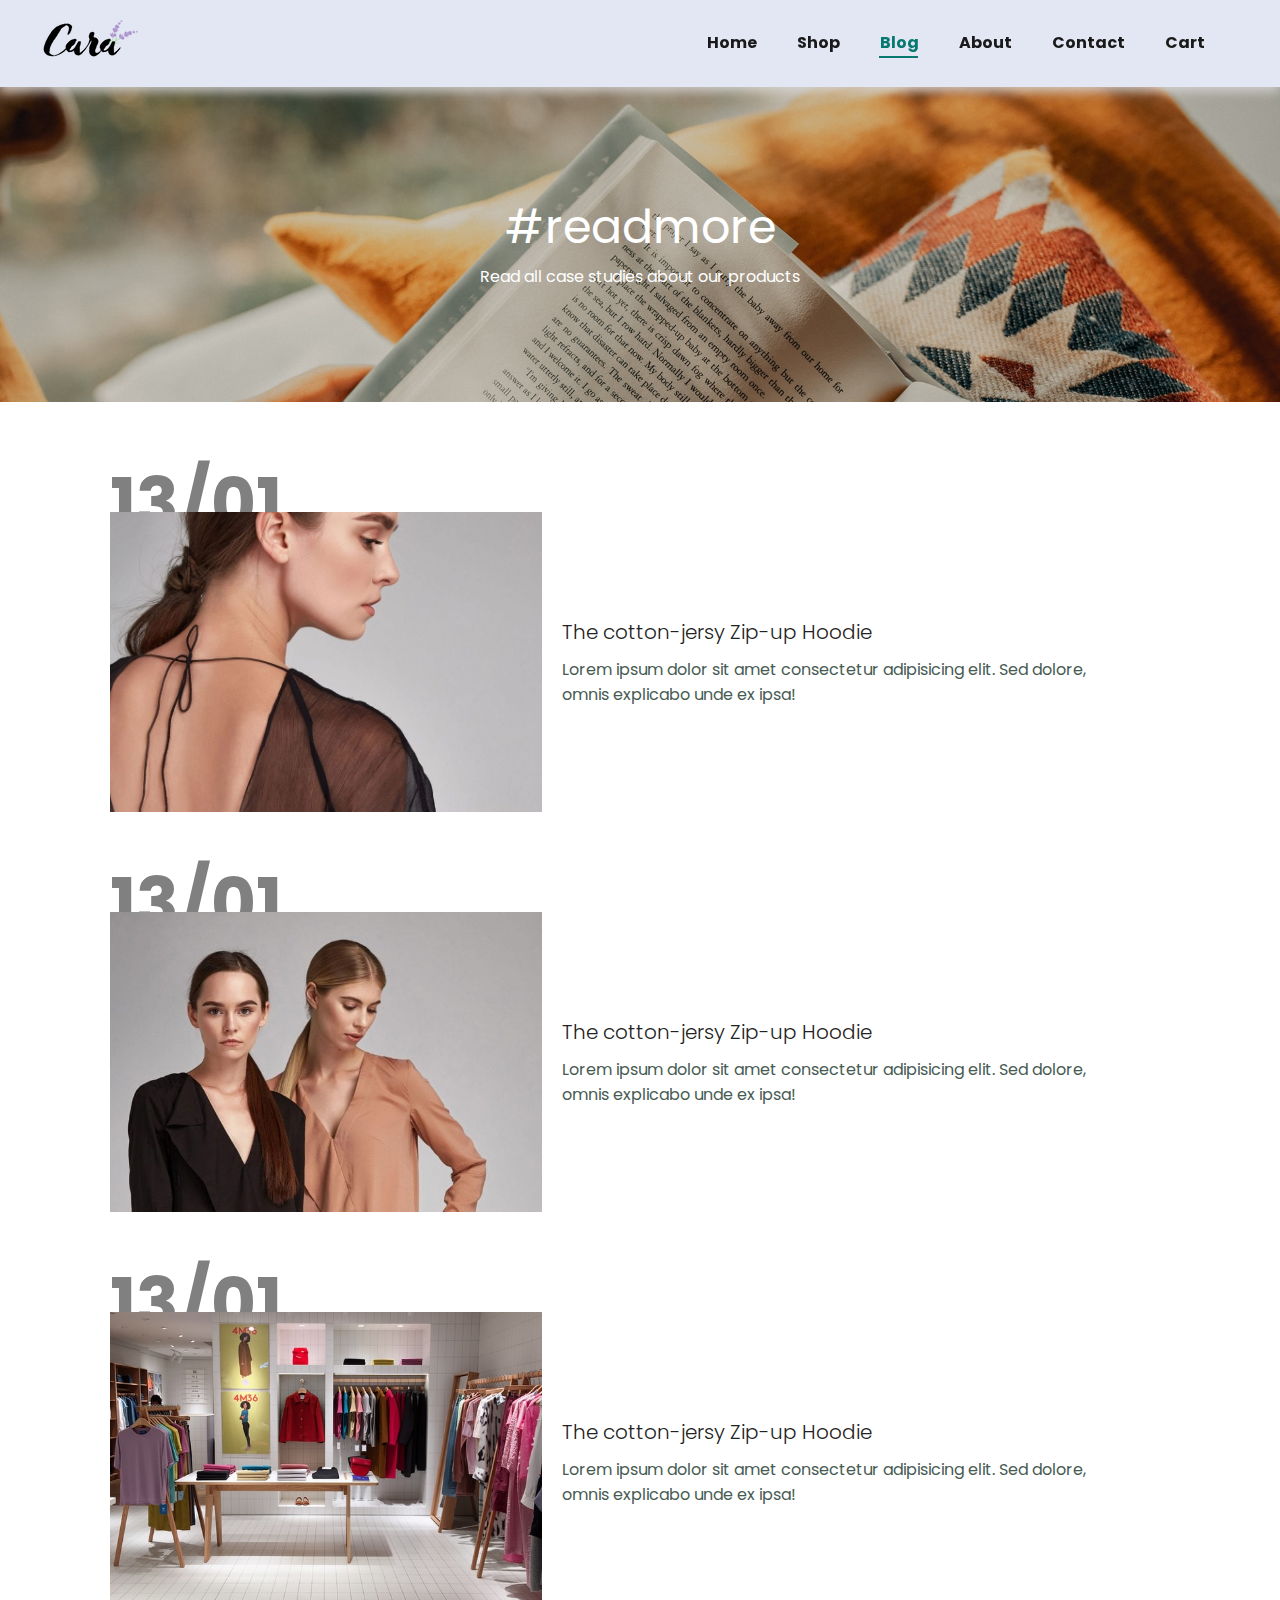
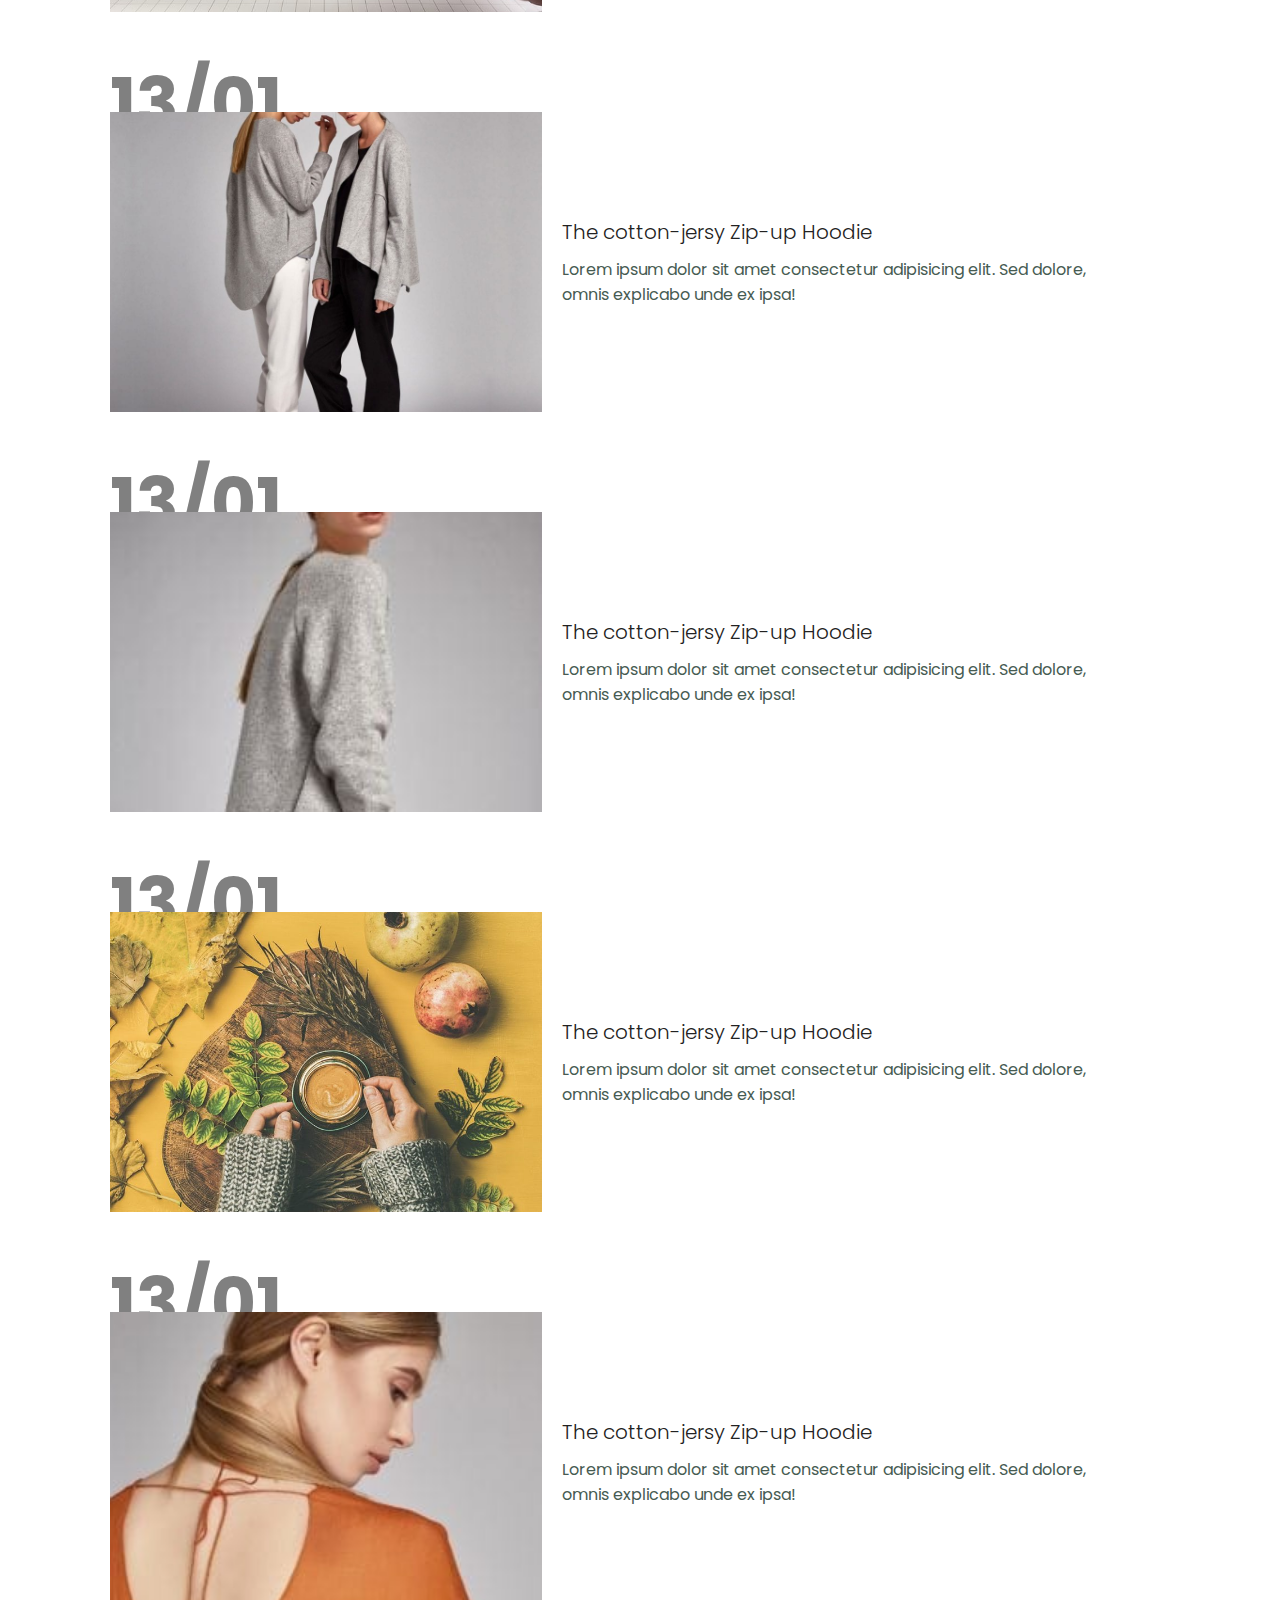
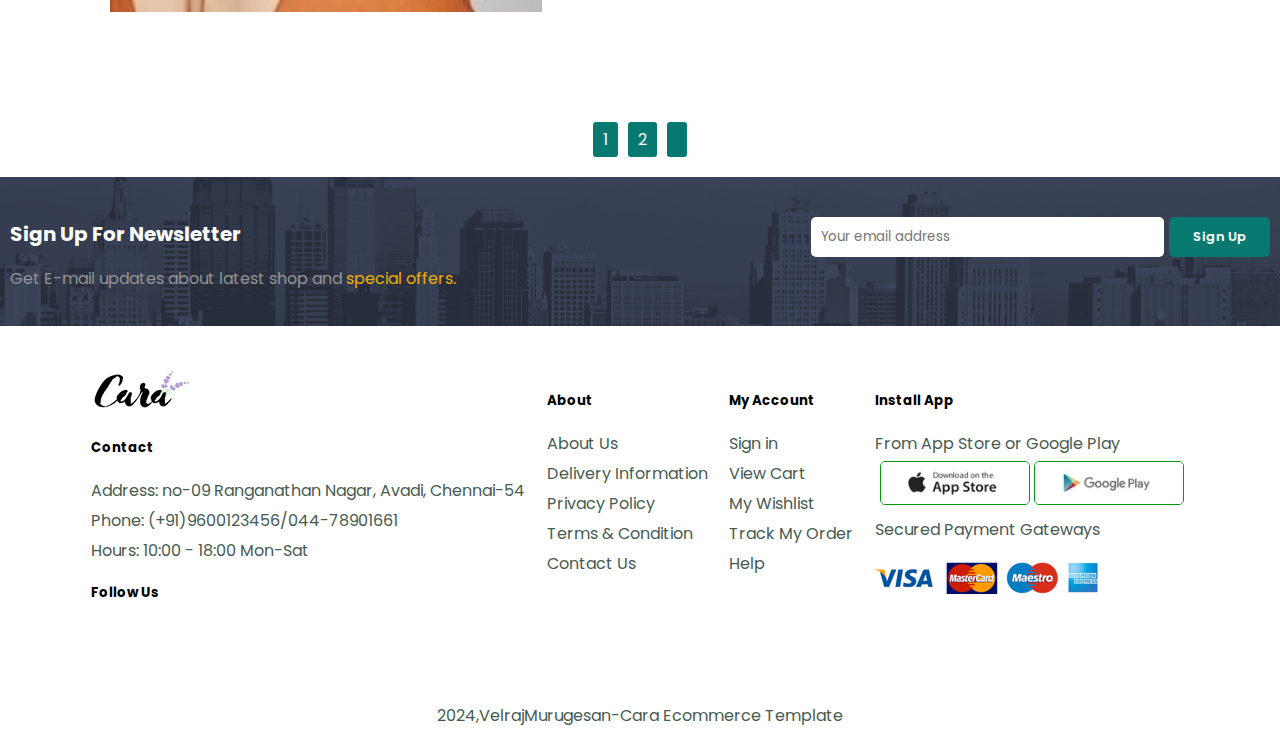
<file: index-blog.html>
<!DOCTYPE html>
<html lang="en">
<head>
    <meta charset="UTF-8">
    <meta name="viewport" content="width=device-width, initial-scale=1.0">
    <title>VJ fashion</title>
    <link rel="stylesheet" href="./index-shop.html">
    <link rel="stylesheet" href="./index-shirt.html">
    <link rel="stylesheet" href="./index-blog.html">
    <link rel="stylesheet" href="./index-about.html">
    <link rel="stylesheet" href="./index-contact.html">
    <link rel="stylesheet" href="./index-cart.html">
    <link rel="stylesheet" href="https://cdnjs.cloudflare.com/ajax/libs/font-awesome/6.5.1/css/all.min.css"
        integrity="sha512-DTOQO9RWCH3ppGqcWaEA1BIZOC6xxalwEsw9c2QQeAIftl+Vegovlnee1c9QX4TctnWMn13TZye+giMm8e2LwA=="
        crossorigin="anonymous" referrerpolicy="no-referrer" />
    <link rel="stylesheet" type="text/css" href="./style.css">
</head>
<body>
    <!-- header section -->
    <section id="header">
        <a class="logo" href="#"><img src="./logo.png" alt=""></a>
        <i id="close" class="fa-solid fa-xmark"></i>
        <i id="bars" class="fa-solid fa-bars-staggered"></i>
        <div class="navbar">
            <li><a  href="./index.html">Home</a></li>
            <li><a  href="./index-shop.html">Shop</a></li>
            <li><a class="active" href="./index-blog.html">Blog</a></li>
            <li><a href="./index-about.html">About</a></li>
            <li><a href="./index-contact.html">Contact</a></li>
            <li><a href="./index-cart.html">Cart</a></li>
        </div>
    </section>
    <!-- banner section  -->
    <section id="blog-banner">
        <h2>#readmore</h2>
        <p>Read all case studies about our products</p>
    </section>
    <!-- blog section  -->
    <section id="blog" class="section-p1">
        <div class="blog-box">
            <div class="blog-img">
<img src="./bl1.jpg" alt="">
            </div>
            <div class="blog-details">
<h4>The cotton-jersy Zip-up Hoodie</h4>
<p>Lorem ipsum dolor sit amet consectetur 
    adipisicing elit. 
    Sed dolore, omnis explicabo unde ex ipsa!</p>
            </div>
            <h1>13/01</h1>
        </div>

        <div class="blog-box">
            <div class="blog-img">
<img src="./bl2.jpg" alt="">
            </div>
            <div class="blog-details">
<h4>The cotton-jersy Zip-up Hoodie</h4>
<p>Lorem ipsum dolor sit amet consectetur 
    adipisicing elit. 
    Sed dolore, omnis explicabo unde ex ipsa!</p>
            </div>
            <h1>13/01</h1>
        </div>

        <div class="blog-box">
            <div class="blog-img">
<img src="./bl3.jpg" alt="">
            </div>
            <div class="blog-details">
<h4>The cotton-jersy Zip-up Hoodie</h4>
<p>Lorem ipsum dolor sit amet consectetur 
    adipisicing elit. 
    Sed dolore, omnis explicabo unde ex ipsa!</p>
            </div>
            <h1>13/01</h1>
        </div>

        <div class="blog-box">
            <div class="blog-img">
<img src="./bl4.jpg" alt="">
            </div>
            <div class="blog-details">
<h4>The cotton-jersy Zip-up Hoodie</h4>
<p>Lorem ipsum dolor sit amet consectetur 
    adipisicing elit. 
    Sed dolore, omnis explicabo unde ex ipsa!</p>
            </div>
            <h1>13/01</h1>
        </div>

        <div class="blog-box">
            <div class="blog-img">
<img src="./bl5.jpg" alt="">
            </div>
            <div class="blog-details">
<h4>The cotton-jersy Zip-up Hoodie</h4>
<p>Lorem ipsum dolor sit amet consectetur 
    adipisicing elit. 
    Sed dolore, omnis explicabo unde ex ipsa!</p>
            </div>
            <h1>13/01</h1>
        </div>

        <div class="blog-box">
            <div class="blog-img">
<img src="./bl6.jpg" alt="">
            </div>
            <div class="blog-details">
<h4>The cotton-jersy Zip-up Hoodie</h4>
<p>Lorem ipsum dolor sit amet consectetur 
    adipisicing elit. 
    Sed dolore, omnis explicabo unde ex ipsa!</p>
            </div>
            <h1>13/01</h1>
        </div>

        <div class="blog-box">
            <div class="blog-img">
<img src="./bl7.jpg" alt="">
            </div>
            <div class="blog-details">
<h4>The cotton-jersy Zip-up Hoodie</h4>
<p>Lorem ipsum dolor sit amet consectetur 
    adipisicing elit. 
    Sed dolore, omnis explicabo unde ex ipsa!</p>
            </div>
            <h1>13/01</h1>
        </div>

    </section>
    <!-- next page btn  -->
    <section id="next-page-btn">
<a href="">1</a>
<a href="">2</a>
<a href=""><i class="fa-solid fa-right-long"></i></a>
    </section>
    <!-- news section  -->
    <section id="news" class="section-p1">
        <div class="news-text">
            <h2>Sign Up For Newsletter</h2>
            <p>Get E-mail updates about latest shop and <span>special offers.</span></p>
        </div>
        <form class="email-form">
            <input type="email" placeholder="Your email address">
            <button>Sign Up</button>
        </form>
    </section>
    <!-- footer section  -->
    <section id="footer" class="section-p1">
        <div class="div">
            <img src="./logo.png" alt="">
            <h5>Contact</h5>
            <p>Address: <span>no-09 Ranganathan Nagar, Avadi, Chennai-54</span></p>
            <p>Phone: <span>(+91)9600123456/044-78901661</span></p>
            <p>Hours: <span>10:00 - 18:00 Mon-Sat</span></p>
            <h5 class="Follow">Follow Us</h5>
            <div class="social-media">
                <i class="fa-brands fa-facebook"></i>
                <i class="fa-brands fa-whatsapp"></i>
                <i class="fa-brands fa-telegram"></i>
                <i class="fa-brands fa-square-instagram"></i>
                <i class="fa-brands fa-x-twitter"></i>
                <i class="fa-brands fa-youtube"></i>
            </div>
        </div>
        <div class="div">
            <h5>About</h5>
            <p>About Us</p>
            <p>Delivery Information</p>
            <p>Privacy Policy</p>
            <p>Terms & Condition</p>
            <p>Contact Us</p>
        </div>
        <div class="div">
            <h5>My Account</h5>
            <p>Sign in</p>
            <p>View Cart</p>
            <p>My Wishlist</p>
            <p>Track My Order</p>
            <p>Help</p>
        </div>
        <div class="div">
            <h5>Install App</h5>
            <p>From App Store or Google Play</p>
            <div class="apps">
                <img src="./app.jpg" alt="">
                <img src="./play.jpg" alt="">
            </div>
            <p>Secured Payment Gateways</p>
            <img class="pay" src="./pay.png" alt="">
        </div>

    </section>
    <!-- copyright text  -->
    <p class="cr">
        <span class="crl">
            <i class="fa-solid fa-copyright"></i>
        </span> 2024,VelrajMurugesan-Cara Ecommerce
        Template
    </p>
    <script src="./main.js">
        
    </script>
</body>
</html>
</file>
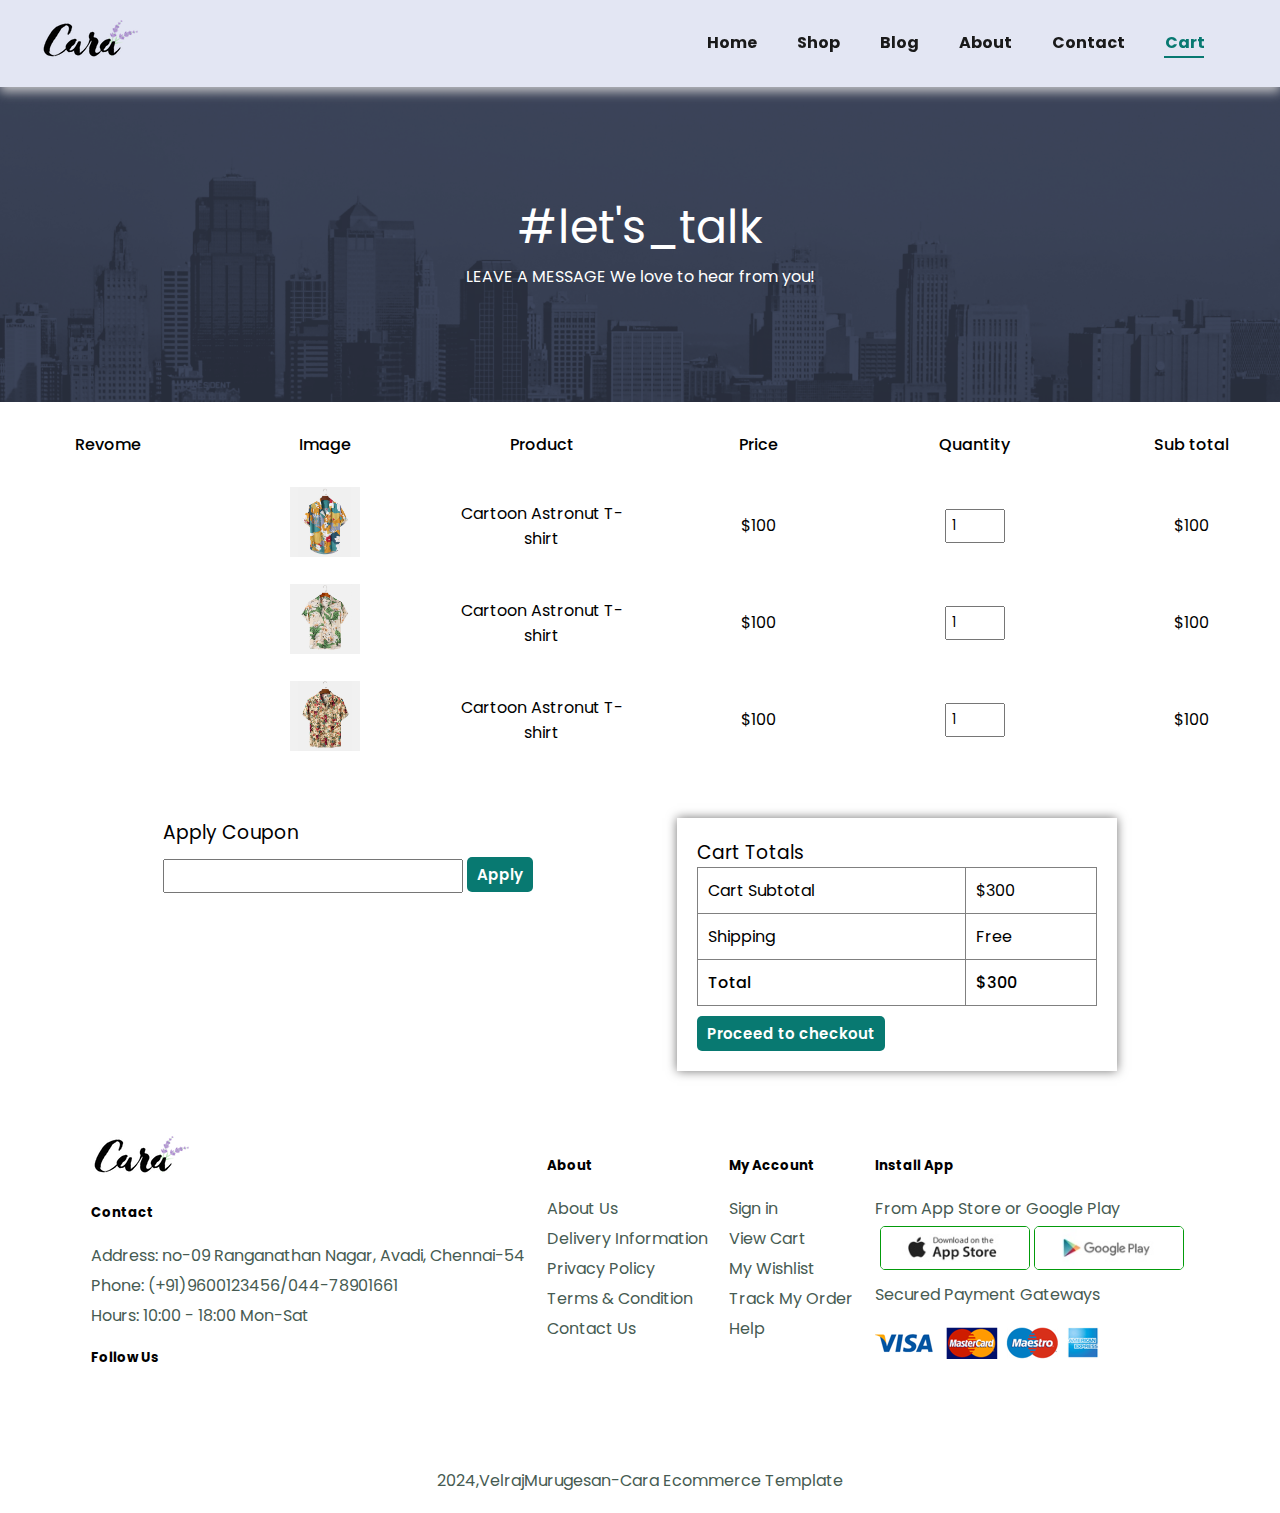
<file: index-cart.html>
<!DOCTYPE html>
<html lang="en">

<head>
    <meta charset="UTF-8">
    <meta name="viewport" content="width=device-width, initial-scale=1.0">
    <title>VJ fashion</title>
    <link rel="stylesheet" href="./index-shop.html">
    <link rel="stylesheet" href="./index-shirt.html">
    <link rel="stylesheet" href="./index-blog.html">
    <link rel="stylesheet" href="./index-about.html">
    <link rel="stylesheet" href="./index-contact.html">
    <link rel="stylesheet" href="./index-cart.html">
    <link rel="stylesheet" href="https://cdnjs.cloudflare.com/ajax/libs/font-awesome/6.5.1/css/all.min.css"
        integrity="sha512-DTOQO9RWCH3ppGqcWaEA1BIZOC6xxalwEsw9c2QQeAIftl+Vegovlnee1c9QX4TctnWMn13TZye+giMm8e2LwA=="
        crossorigin="anonymous" referrerpolicy="no-referrer" />
    <link rel="stylesheet" type="text/css" href="./style.css">
</head>

<body>
    <!-- header section -->
    <section id="header">
        <a class="logo" href="#"><img src="./logo.png" alt=""></a>
        <i id="close" class="fa-solid fa-xmark"></i>
        <i id="bars" class="fa-solid fa-bars-staggered"></i>
        <div class="navbar">
            <li><a href="./index.html">Home</a></li>
            <li><a href="./index-shop.html">Shop</a></li>
            <li><a href="./index-blog.html">Blog</a></li>
            <li><a href="./index-about.html">About</a></li>
            <li><a href="./index-contact.html">Contact</a></li>
            <li><a class="active" href="./index-cart.html">Cart</a></li>
        </div>
    </section>
    <!-- banner section  -->
    <section id="about-banner">
        <h2>#let's_talk</h2>
        <p>LEAVE A MESSAGE We love to hear from you!</p>
    </section>
    <!-- cart section  -->
    <section id="cart">
        <table>
            <thead>
                <tr>
                    <td>Revome</td>
                    <td>Image</td>
                    <td>Product</td>
                    <td>Price</td>
                    <td>Quantity</td>
                    <td>Sub total</td>
                </tr>
            </thead>
            <tbody>
                <tr>
                    <td>
                        <a href=""><i class="fa fa-trash" aria-hidden="true"></i></a>
                    </td>
                    <td>
                        <img src="./P1.jpg" alt="">
                    </td>
                    <td>Cartoon Astronut T-shirt</td>
                    <td>$100</td>
                    <td><input type="number" value="1" min="1"></td>
                    <td>$100</td>
                </tr>
                <tr>
                    <td>
                        <a href=""><i class="fa fa-trash" aria-hidden="true"></i></a>
                    </td>
                    <td>
                        <img src="./P2.jpg" alt="">
                    </td>
                    <td>Cartoon Astronut T-shirt</td>
                    <td>$100</td>
                    <td><input type="number" value="1" min="1"></td>
                    <td>$100</td>
                </tr>
                <tr>
                    <td>
                        <a href=""><i class="fa fa-trash" aria-hidden="true"></i></a>
                    </td>
                    <td>
                        <img src="./P3.jpg" alt="">
                    </td>
                    <td>Cartoon Astronut T-shirt</td>
                    <td>$100</td>
                    <td><input type="number" value="1" min="1"></td>
                    <td>$100</td>
                </tr>
            </tbody>
        </table>
    </section>
    <!-- coupon section  -->
    <section id="coupon">
        <div class="code">
            <h3>Apply Coupon</h3>
            <input type="text" name="" id="">
            <button>Apply</button>
        </div>
        <div class="totals">
            <h3>Cart Totals</h3>

            <table>
                <tr>
                    <td>Cart Subtotal</td>
                    <td>$300</td>
                </tr>
                <tr>
                    <td>Shipping</td>
                    <td>Free</td>
                </tr>
                <tr class="tl">
                    <td>Total</td>
                    <td>$300</td>
                </tr>
            </table>
            <button>Proceed to checkout</button>
        </div>
    </section>


    <!-- footer section  -->
    <section id="footer" class="section-p1">
        <div class="div">
            <img src="./logo.png" alt="">
            <h5>Contact</h5>
            <p>Address: <span>no-09 Ranganathan Nagar, Avadi, Chennai-54</span></p>
            <p>Phone: <span>(+91)9600123456/044-78901661</span></p>
            <p>Hours: <span>10:00 - 18:00 Mon-Sat</span></p>
            <h5 class="Follow">Follow Us</h5>
            <div class="social-media">
                <i class="fa-brands fa-facebook"></i>
                <i class="fa-brands fa-whatsapp"></i>
                <i class="fa-brands fa-telegram"></i>
                <i class="fa-brands fa-square-instagram"></i>
                <i class="fa-brands fa-x-twitter"></i>
                <i class="fa-brands fa-youtube"></i>
            </div>
        </div>
        <div class="div">
            <h5>About</h5>
            <p>About Us</p>
            <p>Delivery Information</p>
            <p>Privacy Policy</p>
            <p>Terms & Condition</p>
            <p>Contact Us</p>
        </div>
        <div class="div">
            <h5>My Account</h5>
            <p>Sign in</p>
            <p>View Cart</p>
            <p>My Wishlist</p>
            <p>Track My Order</p>
            <p>Help</p>
        </div>
        <div class="div">
            <h5>Install App</h5>
            <p>From App Store or Google Play</p>
            <div class="apps">
                <img src="./app.jpg" alt="">
                <img src="./play.jpg" alt="">
            </div>
            <p>Secured Payment Gateways</p>
            <img class="pay" src="./pay.png" alt="">
        </div>

    </section>
    <!-- copyright text  -->
    <p class="cr">
        <span class="crl">
            <i class="fa-solid fa-copyright"></i>
        </span> 2024,VelrajMurugesan-Cara Ecommerce
        Template
    </p>
    <script src="./main.js"></script>
</body>

</html>
</file>
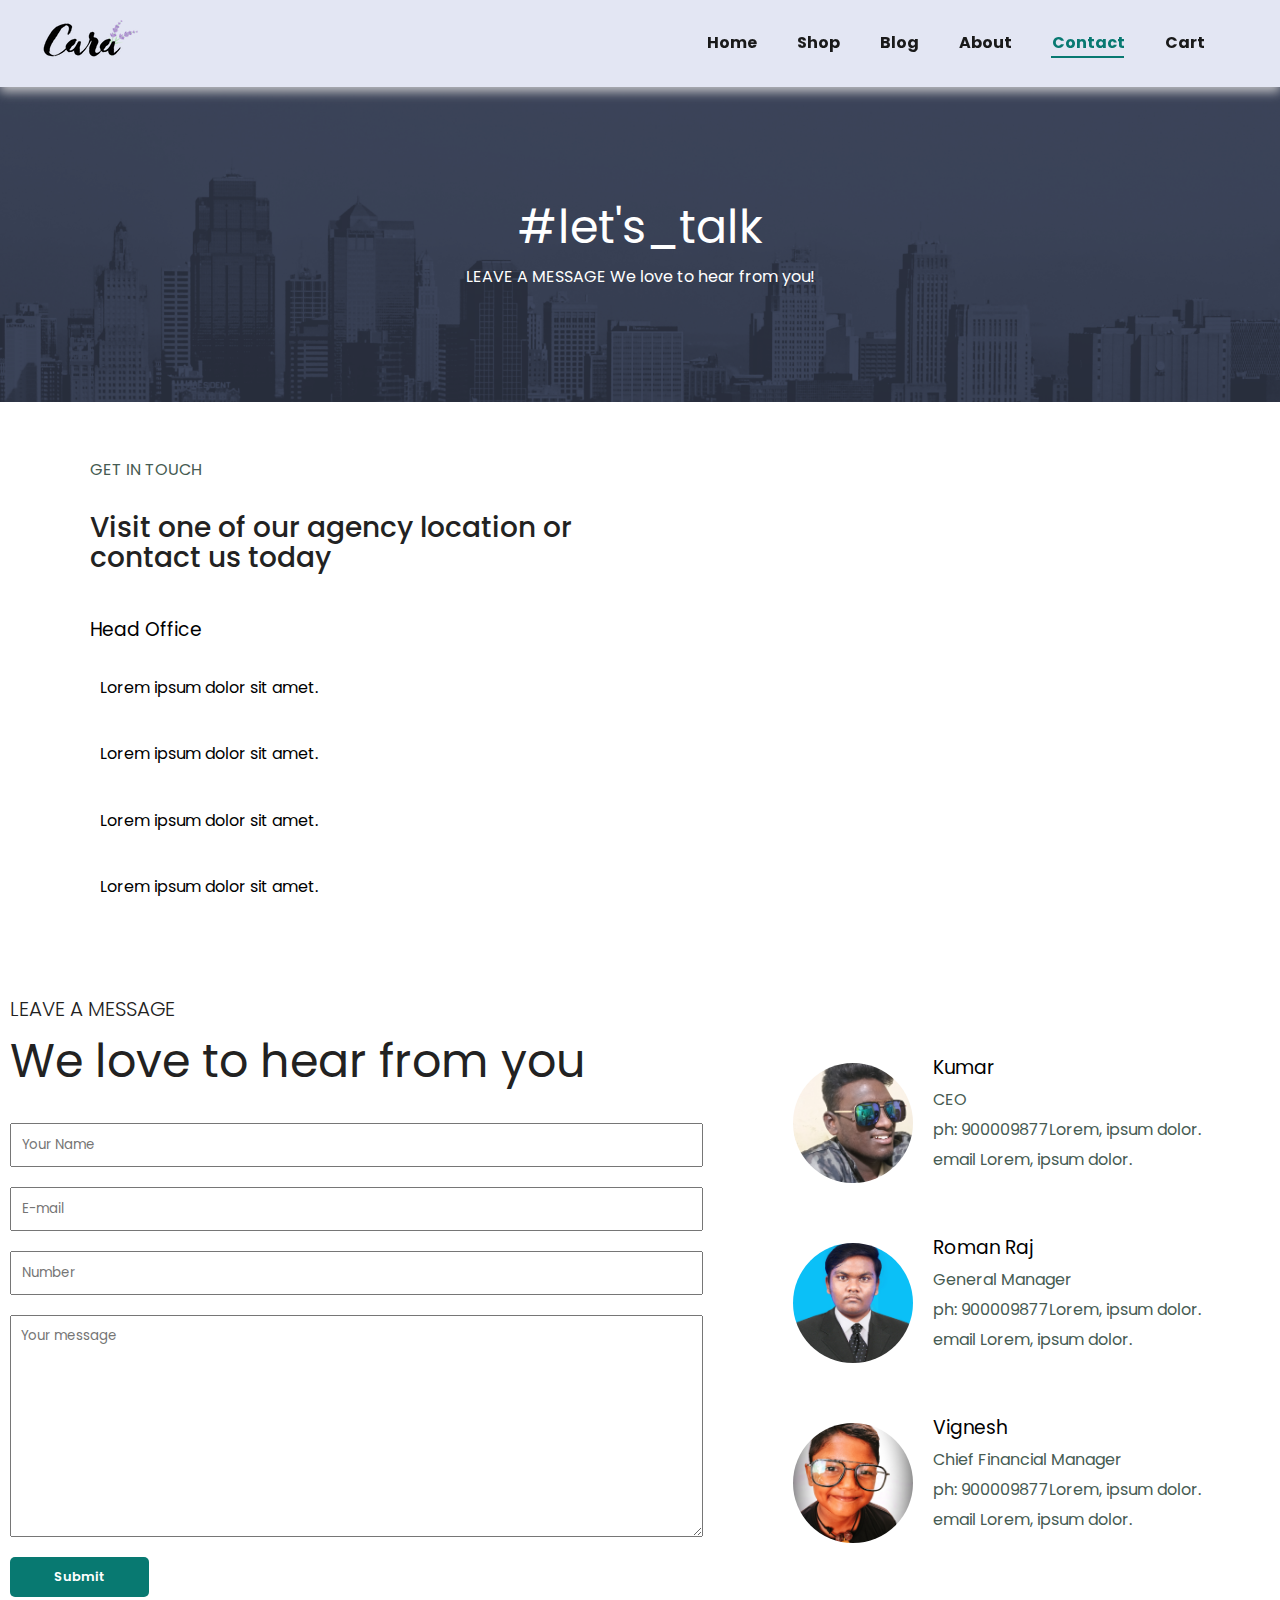
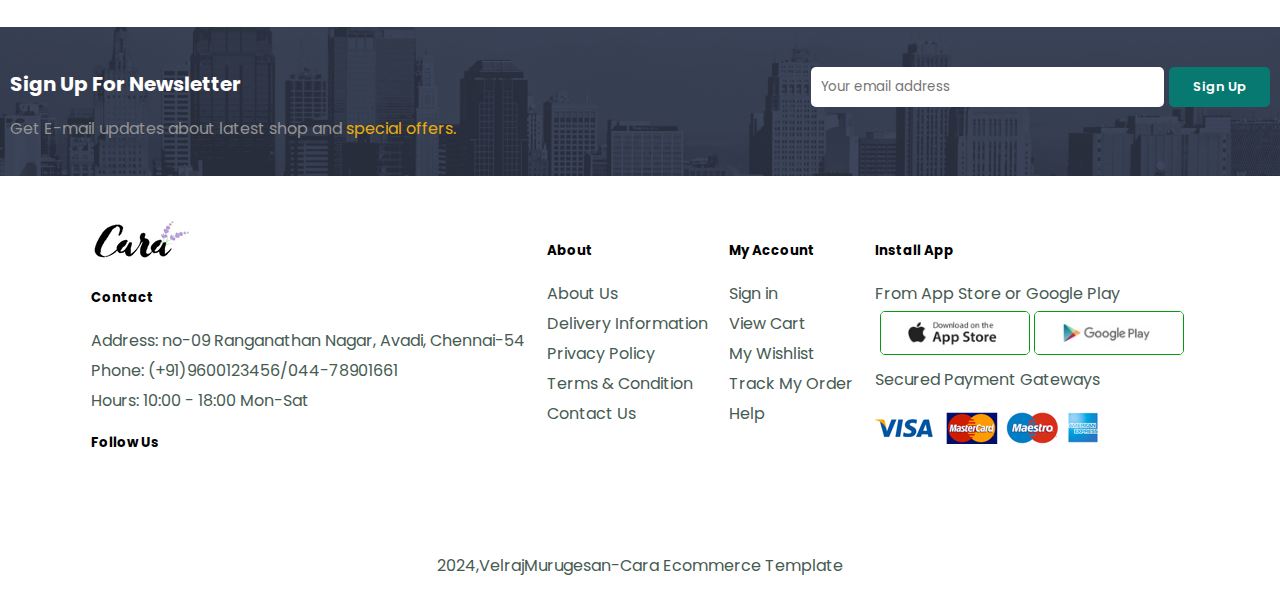
<file: index-contact.html>
<!DOCTYPE html>
<html lang="en">

<head>
    <meta charset="UTF-8">
    <meta name="viewport" content="width=device-width, initial-scale=1.0">
    <title>VJ fashion</title>
    <link rel="stylesheet" href="./index-shop.html">
    <link rel="stylesheet" href="./index-shirt.html">
    <link rel="stylesheet" href="./index-blog.html">
    <link rel="stylesheet" href="./index-about.html">
    <link rel="stylesheet" href="./index-contact.html">
    <link rel="stylesheet" href="./index-cart.html">
    <link rel="stylesheet" href="https://cdnjs.cloudflare.com/ajax/libs/font-awesome/6.5.1/css/all.min.css"
        integrity="sha512-DTOQO9RWCH3ppGqcWaEA1BIZOC6xxalwEsw9c2QQeAIftl+Vegovlnee1c9QX4TctnWMn13TZye+giMm8e2LwA=="
        crossorigin="anonymous" referrerpolicy="no-referrer" />
    <link rel="stylesheet" type="text/css" href="./style.css">
</head>

<body>
    <!-- header section -->
    <section id="header">
        <a class="logo" href="#"><img src="./logo.png" alt=""></a>
        <i id="close" class="fa-solid fa-xmark"></i>
        <i id="bars" class="fa-solid fa-bars-staggered"></i>
        <div class="navbar">
            <li><a href="./index.html">Home</a></li>
            <li><a href="./index-shop.html">Shop</a></li>
            <li><a href="./index-blog.html">Blog</a></li>
            <li><a href="./index-about.html">About</a></li>
            <li><a class="active" href="./index-contact.html">Contact</a></li>
            <li><a href="./index-cart.html">Cart</a></li>
        </div>
    </section>
    <!-- banner section  -->
    <section id="about-banner">
        <h2>#let's_talk</h2>
        <p>LEAVE A MESSAGE We love to hear from you!</p>
    </section>
    <!-- contact section  -->
    <section id="contact" class="section-p1">
        <div class="contact-box">
            <div class="contact-details">
                <p>GET IN TOUCH</p>
                <h2>Visit one of our agency location or contact us today</h2>
                <h3>Head Office</h3>

                <i class="fa-solid fa-map-location-dot"><span>Lorem ipsum dolor sit amet.</span></i>
                <i class="fa-solid fa-envelope"><span>Lorem ipsum dolor sit amet.</span></i>
                <i class="fa-solid fa-phone"><span>Lorem ipsum dolor sit amet.</span></i>
                <i class="fa-solid fa-calendar-days"><span>Lorem ipsum dolor sit amet.</span></i>

            </div>
            <div class="contact-map">
                <iframe
                    src="https://www.google.com/maps/embed?pb=!1m14!1m12!1m3!1d15544.421652796826!2d80.24328315!3d13.092505300000001!2m3!1f0!2f0!3f0!3m2!1i1024!2i768!4f13.1!5e0!3m2!1sen!2sin!4v1713148290179!5m2!1sen!2sin"
                    width="600" height="450" style="border:0;" allowfullscreen="" loading="lazy"
                    referrerpolicy="no-referrer-when-downgrade">
                </iframe>
            </div>

        </div>
    </section>
    <!-- form details  -->
    <section id="form-details">
        <div class="form">
            <h4>LEAVE A MESSAGE</h4>
            <h2>We love to hear from you</h2>
            <form action="" class="fd">
                <input type="text" placeholder="Your Name">
                <input type="email" placeholder="E-mail">
                <input type="number" placeholder="Number">
                <textarea name="" id="" cols="20" rows="10" placeholder="Your message"></textarea>
                <button>Submit</button>
            </form>
        </div>
        <div class="people">
            <div class="cp p1">
                <div class="p-img"><img src="./kumar.jpg" alt=""></div>
                <div class="p-list">
                    <h3>Kumar</h3>
                    <p>CEO</p>
                    <p>ph: 900009877Lorem, ipsum dolor.</p>
                    <p>email Lorem, ipsum dolor.</p>
                </div>
            </div>
            <div class="cp p1">
                <div class="p-img"><img src="./roman.jpg" alt=""></div>
                <div class="p-list">
                    <h3>Roman Raj</h3>
                    <p>General Manager</p>
                    <p>ph: 900009877Lorem, ipsum dolor.</p>
                    <p>email Lorem, ipsum dolor.</p>
                </div>
            </div>
            <div class="cp p1">
                <div class="p-img"><img src="./IMG_20230329_222842.jpg" alt=""></div>
                <div class="p-list">
                    <h3>Vignesh</h3>
                    <p>Chief Financial Manager</p>
                    <p>ph: 900009877Lorem, ipsum dolor.</p>
                    <p>email Lorem, ipsum dolor.</p>
                </div>
            </div>
        </div>


    </section>
    <!-- news section  -->
    <section id="news" class="section-p1">
        <div class="news-text">
            <h2>Sign Up For Newsletter</h2>
            <p>Get E-mail updates about latest shop and <span>special offers.</span></p>
        </div>
        <form class="email-form">
            <input type="email" placeholder="Your email address">
            <button>Sign Up</button>
        </form>
    </section>
    <!-- footer section  -->
    <section id="footer" class="section-p1">
        <div class="div">
            <img src="./logo.png" alt="">
            <h5>Contact</h5>
            <p>Address: <span>no-09 Ranganathan Nagar, Avadi, Chennai-54</span></p>
            <p>Phone: <span>(+91)9600123456/044-78901661</span></p>
            <p>Hours: <span>10:00 - 18:00 Mon-Sat</span></p>
            <h5 class="Follow">Follow Us</h5>
            <div class="social-media">
                <i class="fa-brands fa-facebook"></i>
                <i class="fa-brands fa-whatsapp"></i>
                <i class="fa-brands fa-telegram"></i>
                <i class="fa-brands fa-square-instagram"></i>
                <i class="fa-brands fa-x-twitter"></i>
                <i class="fa-brands fa-youtube"></i>
            </div>
        </div>
        <div class="div">
            <h5>About</h5>
            <p>About Us</p>
            <p>Delivery Information</p>
            <p>Privacy Policy</p>
            <p>Terms & Condition</p>
            <p>Contact Us</p>
        </div>
        <div class="div">
            <h5>My Account</h5>
            <p>Sign in</p>
            <p>View Cart</p>
            <p>My Wishlist</p>
            <p>Track My Order</p>
            <p>Help</p>
        </div>
        <div class="div">
            <h5>Install App</h5>
            <p>From App Store or Google Play</p>
            <div class="apps">
                <img src="./app.jpg" alt="">
                <img src="./play.jpg" alt="">
            </div>
            <p>Secured Payment Gateways</p>
            <img class="pay" src="./pay.png" alt="">
        </div>

    </section>
    <!-- copyright text  -->
    <p class="cr">
        <span class="crl">
            <i class="fa-solid fa-copyright"></i>
        </span> 2024,VelrajMurugesan-Cara Ecommerce
        Template
    </p>
    <script src="./main.js"></script>
</body>

</html>
</file>
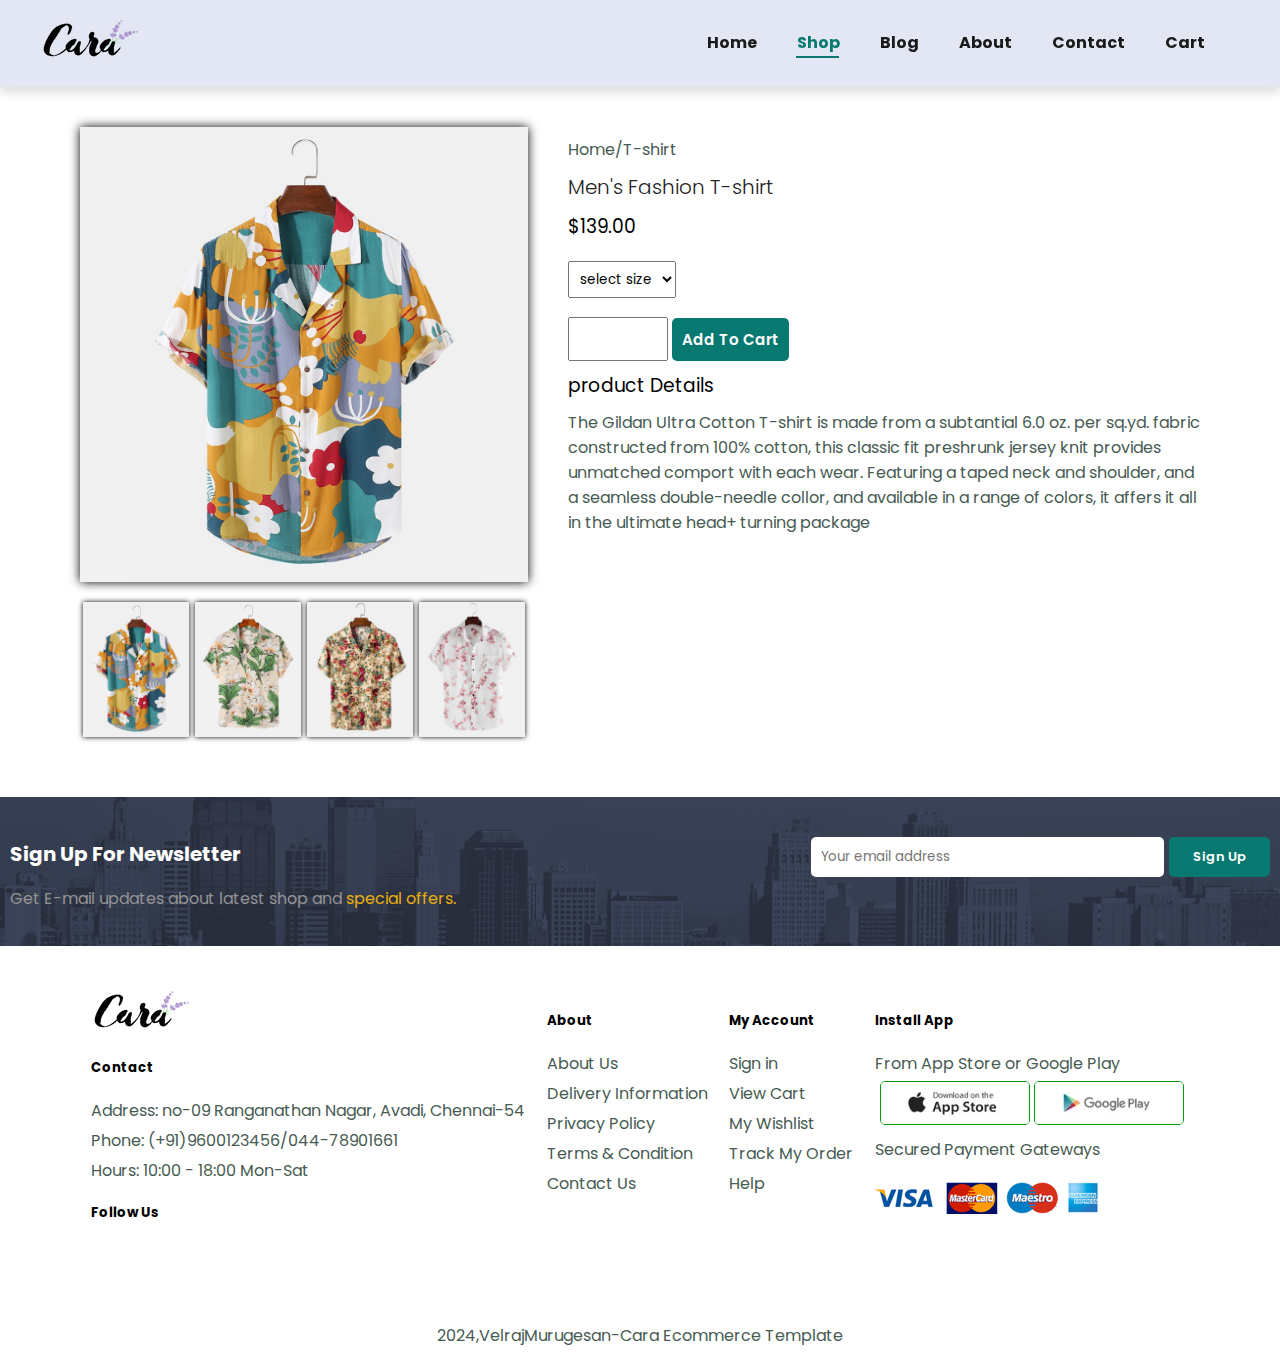
<file: index-shirt.html>
<!DOCTYPE html>
<html lang="en">

<head>
    <meta charset="UTF-8">
    <meta name="viewport" content="width=device-width, initial-scale=1.0">
    <title>VJ fashion</title>
    <link rel="stylesheet" href="./index-shop.html">
    <link rel="stylesheet" href="./index-shirt.html">
    <link rel="stylesheet" href="./index-blog.html">
    <link rel="stylesheet" href="./index-about.html">
    <link rel="stylesheet" href="./index-contact.html">
    <link rel="stylesheet" href="./index-cart.html">
    <link rel="stylesheet" href="https://cdnjs.cloudflare.com/ajax/libs/font-awesome/6.5.1/css/all.min.css"
        integrity="sha512-DTOQO9RWCH3ppGqcWaEA1BIZOC6xxalwEsw9c2QQeAIftl+Vegovlnee1c9QX4TctnWMn13TZye+giMm8e2LwA=="
        crossorigin="anonymous" referrerpolicy="no-referrer" />
    <link rel="stylesheet" type="text/css" href="./style.css">
</head>

<body>
    <!-- header section -->

    <section id="header">
        <a class="logo" href="#"><img src="./logo.png" alt=""></a>
        <i id="close" class="fa-solid fa-xmark"></i>
        <i id="bars" class="fa-solid fa-bars-staggered"></i>
        <div class="navbar">
            <li><a href="./index.html">Home</a></li>
            <li><a class="active" href="./index-shop.html">Shop</a></li>
            <li><a href="./index-blog.html">Blog</a></li>
            <li><a href="./index-about.html">About</a></li>
            <li><a href="./index-contact.html">Contact</a></li>
            <li><a href="./index-cart.html">Cart</a></li>
        </div>
    </section>
   
    <section id="product-details" class="section-p1">
        <div class="l-img">
            <div class="big-img">
                <img id="big-img" src="./P1.jpg" alt="">
            </div>
          
            <div class="small-img-box">
                <div><img src="./P1.jpg" class="sm-img" alt=""></div>
                <div><img src="./P2.jpg" class="sm-img" alt=""></div>
                <div><img src="./P3.jpg" class="sm-img" alt=""></div>
                <div><img src="./P4.jpg" class="sm-img" alt=""></div>
               
            </div>
        </div>
        <div class="r-text">
            <p>Home/T-shirt</p>
            <h4>Men's Fashion T-shirt</h4>
            <h3>$139.00</h3>
            <select>
                <option>select size</option>
                <option>sm</option>
                <option>l</option>
                <option>xl</option>
                <option>xxl</option>
                <option>xxxl</option>
            </select>
            <br>
            <input type="number" min="1">
            <button>
                Add To Cart
            </button>
<h3>product Details</h3>
            <p>The Gildan Ultra Cotton T-shirt is made from a
                subtantial 6.0 oz. per sq.yd. fabric constructed
                from 100% cotton, this classic fit preshrunk
                jersey knit provides unmatched comport with each wear.
                Featuring a taped neck and shoulder, and a seamless
                double-needle collor, and available in a range of colors,
                it affers it all in the
                ultimate head+ turning package</p>
        </div>
    </section>

   

    <!-- news section  -->
    <section id="news" class="section-p1">
        <div class="news-text">
            <h2>Sign Up For Newsletter</h2>
            <p>Get E-mail updates about latest shop and <span>special offers.</span></p>
        </div>
        <form class="email-form">
            <input type="email" placeholder="Your email address">
            <button>Sign Up</button>
        </form>
    </section>
    <!-- footer section  -->
    <section id="footer" class="section-p1">
        <div class="div">
            <img src="./logo.png" alt="">
            <h5>Contact</h5>
            <p>Address: <span>no-09 Ranganathan Nagar, Avadi, Chennai-54</span></p>
            <p>Phone: <span>(+91)9600123456/044-78901661</span></p>
            <p>Hours: <span>10:00 - 18:00 Mon-Sat</span></p>
            <h5 class="Follow">Follow Us</h5>
            <div class="social-media">
                <i class="fa-brands fa-facebook"></i>
                <i class="fa-brands fa-whatsapp"></i>
                <i class="fa-brands fa-telegram"></i>
                <i class="fa-brands fa-square-instagram"></i>
                <i class="fa-brands fa-x-twitter"></i>
                <i class="fa-brands fa-youtube"></i>
            </div>
        </div>
        <div class="div">
            <h5>About</h5>
            <p>About Us</p>
            <p>Delivery Information</p>
            <p>Privacy Policy</p>
            <p>Terms & Condition</p>
            <p>Contact Us</p>
        </div>
        <div class="div">
            <h5>My Account</h5>
            <p>Sign in</p>
            <p>View Cart</p>
            <p>My Wishlist</p>
            <p>Track My Order</p>
            <p>Help</p>
        </div>
        <div class="div">
            <h5>Install App</h5>
            <p>From App Store or Google Play</p>
            <div class="apps">
                <img src="./app.jpg" alt="">
                <img src="./play.jpg" alt="">
            </div>
            <p>Secured Payment Gateways</p>
            <img class="pay" src="./pay.png" alt="">
        </div>

    </section>
    <!-- copyright text  -->
    <p class="cr">
        <span class="crl">
            <i class="fa-solid fa-copyright"></i>
        </span> 2024,VelrajMurugesan-Cara Ecommerce
        Template
    </p>
    <script src="./main.js"></script>
</body>

</html>
</file>
<file: style.css>
@import url('https://fonts.googleapis.com/css2?family=League+Spartan:wght@100..900&family=Poppins:ital,wght@0,100;0,200;0,300;0,400;0,500;0,600;0,700;0,800;0,900;1,100;1,200;1,300;1,400;1,500;1,600;1,700;1,800;1,900&display=swap');

* {
    margin: 0;
    padding: 0;
    box-sizing: border-box;
    font-family: "Poppins", sans-serif;
    font-weight: 400;
    font-style: normal;
    scroll-behavior: smooth;
}

:root {
    --bg1: #E3E6F3;
    --c1: #1a1a1a;
    --c2: #087971;
    --c3: #222;
    --c4: #465b52;
}

/* shortcuts  */
h1 {
    font-size: 50px;
    line-height: 64px;
    color: var(--c3);
    margin: 5px 0px;
}

h2 {
    font-size: 46px;
    line-height: 54px;
    color: var(--c3);
    margin: 5px 0px;
}

h4 {
    font-size: 20px;
    font-weight: 300;
    color: var(--c3);
    margin: 5px 0px;
}

h6 {
    font-size: 15px;
    font-weight: 400;
    color: var(--c3);
    margin: 5px 0px;
    display: inline;
}

p {
    font-size: 16px;
    color: var(--c4);
    margin: 5px 0px;
}

.section-p1 {
    padding: 40px 80px;
}

.section-m1 {
    margin: 40px 0;
}

body {
    width: 100%;
}

/* header section  */
#header {
    display: flex;
    justify-content: space-between;
    padding: 20px 40px;
    background-color: var(--bg1);
    z-index: 999;
    position: sticky;
    top: 0px;
    left: 0;
    box-shadow: 0px 5px 10px rgba(214, 213, 213, 0.849);
}

.logo {
    z-index: 1001;
}

.navbar {
    display: flex;
    padding: 10px 15px;
    flex-wrap: wrap;

}

#bars,
#close {
    display: none;
}

.navbar li {
    padding: 0px 20px;
    list-style: none;

}

li a {
    text-decoration: none;
    color: var(--c1);
    font-weight: bold;
    font-size: 16px;
    position: relative;

}

li a:hover,
li a.active {
    color: var(--c2);
    transition: 0.4s ease-in-out;
}

li a::after {
    content: "";
    width: 0%;
    height: 2px;
    background-color: var(--c2);
    position: absolute;
    bottom: -4px;
    left: -1px;
    transition: 0.7s ease-in-out;
}

li a.active::after,
li a:hover::after {
    content: "";
    width: 100%;
    height: 2px;
    background-color: var(--c2);
    position: absolute;
    bottom: -4px;
    left: -1px;
}

/* Home page  */
#banner {
    background-image: url(./hero4.png);
    height: 90vh;
    width: 100%;
    background-position: top 25% right 0;
    background-size: cover;
    padding: 0px 40px;
    display: flex;
    flex-direction: column;
    justify-content: center;
    align-items: flex-start;
}

#banner h1 {
    color: var(--c2);
    margin-top: 1px;
}

#banner h2 {
    margin-bottom: 1px;
}

#banner button {
    background-image: url(./button.png);
    background-color: transparent;
    border: none;
    cursor: pointer;
    padding: 14px 80px 14px 65px;
    font-weight: 700;
    font-size: 15px;
    margin-top: 10px;
    color: var(--c2);
}

#banner button:hover {
    text-shadow: 0px 0px 5px rgb(184, 171, 160);
}

/* feature  */
#feature {
    display: flex;
    justify-content: space-around;
    align-items: center;
    flex-wrap: wrap;
    margin-top: 20px;
}

#feature .feature-box {
    display: flex;
    flex-direction: column;
    align-items: center;
    padding: 10px;
    border: 1px solid rgb(185, 184, 184);
    box-shadow: 0px 0px 20px rgb(116, 115, 115);
    margin: 10px 10px;
    border-radius: 5px;
    object-fit: cover;
}

#feature .feature-box:hover {
    box-shadow: 0px 0px 30px rgb(97, 96, 96);
}

#feature .feature-box img {
    margin-bottom: 10px;
}

#feature .feature-box h6 {
    background-color: rgb(248, 207, 152);
    color: var(--c2);
    padding: 2px 10px;
    font-weight: bold;
}

#feature .feature-box:nth-child(2) h6 {
    background-color: #59f1aa;
}

#feature .feature-box:nth-child(3) h6 {
    background-color: #59b9f1;
}

#feature .feature-box:nth-child(4) h6 {
    background-color: #fa76ef;
}

#feature .feature-box:nth-child(5) h6 {
    background-color: #e2f34a;
}

#feature .feature-box:nth-child(6) h6 {
    background-color: #f0b9b9;
}

/* Products section and new arrivals section  */
.products-items {
    display: flex;
    flex-wrap: wrap;
    margin-top: 20px;
    justify-content: center;
}

.ph1,
.pp {
    text-align: center;
}

.item {
    width: 23%;
    min-width: 250px;
    padding: 10px 12px;
    border: 1px solid rgb(187, 185, 185);
    margin: 10px;
    border-radius: 5px;
    transition: 0.5s;
}

.item img {
    width: 100%;
    height: 65%;
    object-fit: cover;
}

.cart {
    display: flex;
    justify-content: space-between;

}

.review i {
    color: rgb(2, 77, 107);
}

.cart i {
    background-color: #c6f3decc;
    padding: 10px;
    text-align: center;
    border-radius: 50%;
}

.item:hover {
    background-color: #0879727e
}

/* repair services  */
#r-services {
    background-image: url(./b2.jpg);
    width: 100%;
    height: 35vh;
    display: flex;
    flex-direction: column;
    text-align: center;
    /* flex-wrap: wrap; */
    justify-content: center;
    align-items: center;
    object-fit: cover;
    background-position: center;
}

#r-services h4,
#r-services h2 {
    color: white;
    text-shadow: 0px 0px 20px black;
}

#r-services h2 {
    color: white;
    font-size: 40px;
}

#r-services h2 span {
    color: #ef3636;
}

#r-services button {
    padding: 10px 10px;
    font-size: 15px;
    font-weight: 600;
    transition: 0.5s ease-in-out;
    border: none;
    border-radius: 5px;
    margin-top: 10px;
}

#r-services button:hover {
    background-color: var(--c2);
    color: white;
}

/* offers section  */
.off-box {
    display: flex;
    justify-content: center;
    flex-wrap: wrap;
    margin: 10px 5px;
}

.top-off-box .b {
    background-repeat: no-repeat;
    object-fit: cover;
    margin: 10px 10px;
    padding: 82px 10px;
    width: 550px;
    height: 100%;
}

.b:hover {
    box-shadow: 0px 0px 10px var(--c2);
}

.bottom-off-box .b {
    width: 376px;
    height: 30vh;
    display: flex;
    flex-direction: column;
    justify-content: center;
    align-items: flex-start;
    padding: 10px;
    background-position: center;
    background-repeat: no-repeat;
    object-fit: cover;
    background-size: cover;
    margin: 10px 10px;
    background-repeat: no-repeat;
    object-fit: cover;
    margin: 10px 10px;
    padding: 10px;

}

.top-off-box .b1 {
    background-image: url(./b21.jpg);
}

.top-off-box .b2 {
    background-image: url(./b22.jpg);
}

.top-off-box .b h4,
.top-off-box .b h2,
.top-off-box .b p {
    color: white;
    text-shadow: 0px 0px 10px rgb(58, 58, 58);
}

.top-off-box .b button {
    padding: 10px 10px;
    font-size: 15px;
    font-weight: 600;
    transition: 0.5s ease-in-out;
    border: 1px solid white;
    border-radius: 5px;
    margin-top: 10px;
    background-color: transparent;
    color: white;
}

.top-off-box .b button:hover {
    background-color: #E3E6F3;
    color: #222;
}

.bottom-off-box {
    justify-content: center;
}

.bottom-off-box .b-b1 {
    background-image: url(./b23.jpg);
    background-repeat: no-repeat;
    object-fit: cover;
}

.bottom-off-box .b-b2 {
    background-image: url(./b24.jpg);
    background-repeat: no-repeat;
    object-fit: cover;
}

.bottom-off-box .b-b3 {
    background-image: url(./b25.jpg);
    background-repeat: no-repeat;
    object-fit: cover;
}

.bottom-off-box .b h4 {
    font-weight: 700;
    color: #ef3636;
    margin: 0;
}

.bottom-off-box .b h2,
#news h2 {
    font-size: 20px;
    font-weight: 700;
    color: white;
    margin: 0;
}

/* news section  */
#news {
    background-image: url(./banner.png);
    width: 100%;
    padding: 30px 10px;
    display: flex;
    flex-wrap: wrap;
    justify-content: space-between;
    background-position: center;
    background-size: cover;
}

#news .news-text {
    display: flex;
    flex-direction: column;
    justify-content: center;
    align-items: flex-start;
}

#news .email-form {
    display: flex;
    justify-content: flex-end;
    width: 40%;
    margin-top: 10px;
    flex-wrap: wrap;
}

#news form input {
    padding: 10px;
    border-radius: 5px;
    border: none;
    height: 40px;
    width: 70%;
    margin-right: 5px;
}

form button {
    height: 40px;
    width: 20%;
    font-size: 13px;
    font-weight: 600;
    border: none;
    border-radius: 5px;
    color: white;
    background-color: var(--c2);
}

#news div p {
    color: rgb(148, 147, 147);
}

#news div p span {
    color: rgb(233, 173, 10);
    font-weight: 400;
}

/* footer section  */
#footer {
    display: flex;
    justify-content: space-around;

}

#footer div {
    margin: 5px 5px;
}

#footer div h5 {
    font-weight: bold;
    margin: 20px 0px;
}

.social-media i {
    margin: 2px 5px;
}

.apps,
.pay {

    margin: 15px 0px;
}

.apps img {
    width: 150px;
    border: 1px solid rgb(3, 155, 11);
    border-radius: 5px;
}

.cr {
    text-align: center;
    margin-bottom: 20px;
}

.crl {
    color: #1a1a1a;
}

/* ****************shop page**************** */
#shop-banner {
    background-image: url(./b1.jpg);
    width: 100%;
    height: 40vh;
    display: flex;
    flex-direction: column;
    justify-content: center;
    padding: 14px;
    align-items: center;
    background-size: cover;
}

#shop-banner h2,
#shop-banner p {
    color: white;
}

#next-page-btn {
    width: 100%;
    display: flex;
    justify-content: center;
    margin: 20px 0px;
}

#next-page-btn a {
    text-decoration: none;
    background-color: var(--c2);
    text-align: center;
    margin: 0px 5px;
    padding: 5px 10px;
    border-radius: 3px;
    color: white;
}

/* ****************shirt details section  */

#product-details {
    width: 100%;
    display: flex;
}

.l-img {
    width: 40%;
    display: flex;
    flex-direction: column;
    margin-right: 20px;
}

.big-img {
    width: 100%;
    box-shadow: 0px 0px 10px black;
}

.big-img img,
.small-img-box div img {
    width: 100%;
    height: 100%;
    object-fit: cover;
}

.small-img-box {
    display: flex;
    width: 100%;
    justify-content: space-between;
    align-items: center;
}

.small-img-box div {
    width: 300px;
    height: 15vh;
    margin: 20px 3px;
    box-shadow: 0px 0px 5px black;

}

.small-img-box button {
    width: 20px;
    height: 20px;
    align-items: center;
}

.r-text {
    margin-left: 20px;
    width: 80%;
}

select {
    padding: 7px;
    margin: 10px 0px 10px 0px;
}

.r-text input {
    padding: 7px;
    width: 100px;
    font-size: 17px;
}

.r-text button {
    padding: 10px 10px;
    font-size: 15px;
    font-weight: 600;
    transition: 0.5s ease-in-out;
    border: none;
    border-radius: 5px;
    margin-top: 10px;
    background-color: var(--c2);
    color: white;
}

.r-text h3 {
    margin: 10px 0px;
}

.r-text p {
    margin: 10px 0px;
}

/* ****************blog section************* */
#blog-banner {
    background-image: url(./b19.jpg);
    object-fit: cover;
    height: 35vh;
    background-size: cover;
    display: flex;
    flex-direction: column;
    align-items: center;
    justify-content: center;
    padding: 10px;

}

#blog-banner h2,
#blog-banner p {
    color: white;
}

#blog,
#about {
    margin: 20px;
}

.blog-box,
.about-box {
    display: flex;
    width: 100%;
    position: relative;
}

.blog-img,
.about-img {
    width: 40%;
    height: 300px;
    margin: 50px 10px;
    z-index: 888;
}

.blog-img img,
.about-img img {
    width: 100%;
    height: 100%;
    object-fit: cover;
}

.blog-details,
.about-details {
    width: 50%;
    margin: 0px 10px;
    display: flex;
    justify-content: center;
    align-items: flex-start;
    flex-direction: column;
}

.blog-box h1 {
    position: absolute;
    top: 5px;
    left: 10px;
    font-size: 70px;
    font-weight: bold;
    color: gray;
}

/*****************about section**********/
#about-banner {
    background-image: url(./banner.png);
    object-fit: cover;
    height: 35vh;
    background-size: cover;
    display: flex;
    flex-direction: column;
    align-items: center;
    justify-content: center;
    padding: 10px;
}

#about-banner h2,
#about-banner p {
    color: white;
}

.about-details .p3 {
    background-color: gray;
    font-weight: bold;
    color: black;
}

#app {
    display: flex;
    flex-direction: column;
    width: 100%;
    justify-content: center;
    align-items: center;
}

.app-video {
    width: 60%;
}

.app-video video {
    width: 100%;
    border-radius: 15px;
    margin-top: 20px;
}

/* *******************contact section  */
#contact,
.contact-box {
    display: flex;
    width: 100%;
}

.contact-box {
    padding: 10px;
}

.contact-details {
    width: 50%;
    display: flex;
    flex-wrap: wrap;
    flex-direction: column;
    justify-content: space-between;

}

.contact-details h2 {
    font-size: 28px;
    line-height: 30px;
    margin-bottom: 20px;
    font-weight: 500;
}

.contact-details i {
    margin: 10px 0px;
}

.contact-details i span {
    margin-left: 10px;
}

#form-details {
    display: flex;
    width: 100%;
    padding: 10px;
    margin-top: 20px;
}

.form {
    display: flex;
    flex-direction: column;
    width: 55%;
}

.fd {
    display: flex;
    flex-direction: column;
    padding: 20px 0px;
}

.fd input,
.fd textarea {
    margin: 10px 0px;
    padding: 10px;
}

.fd button {
    margin-top: 10px;
}

.people {
    width: 45%;
    display: flex;
    flex-direction: column;
    justify-content: center;
    align-items: center;
}

.cp {
    display: flex;
    justify-content: space-around;
    margin: 20px 0px;
}

.p-img {
    width: 120px;
    height: 120px;
    margin: 10px 20px;

}

.p-img img {
    width: 100%;
    height: 100%;
    border-radius: 50%;
    object-fit: cover;
}

.p-img img:hover {
    box-shadow: 0px 0px 10px var(--c2);
}

/***********************cart section  */
td img {
    width: 70px;
    height: 70px;
}
#cart{
    overflow-x: auto;
}
#cart table {
    width: 1300px;
    border-collapse: collapse;
    table-layout: fixed;
    white-space: nowarp;
    margin: 30px 0px;
    text-align: center;
}

thead tr td {
    font-weight: 500;
    padding-bottom: 20px;
}

tbody tr td {
    padding: 10px;
}

td input {
    width: 60px;
    padding: 5px;
}

.code input {
    padding: 5px;
    width: 300px;
}

.code button,
.totals button {
    padding: 6px 10px;
    color: white;
    font-size: 15px;
    font-weight: 600;
    transition: 0.5s ease-in-out;
    border: none;
    border-radius: 5px;
    margin-top: 10px;
    background-color: var(--c2);
}

#coupon {
    display: flex;
    width: 100%;
    padding: 20px;
    justify-content: space-evenly;
}

.code {}

.totals {
    box-shadow: 0px 0px 10px rgb(116, 115, 115);
    padding: 20px;
}

.totals table {
    border: 1px solid rgb(179, 179, 179);
    border-collapse: collapse;
    width: 400px;
}

.totals table tr td {
    border: 1px solid gray;
    border-collapse: collapse;
}

.tl td {
    font-weight: 500;
}

@media only screen and (max-width:870px) {

    /* shortcuts  */
    h1 {
        font-size: 35px;
        line-height: 44px;
        color: var(--c3);
        margin: 5px 0px;
    }

    h2 {
        font-size: 30px;
        line-height: 34px;
        color: var(--c3);
        margin: 5px 0px;
    }

    h4 {
        font-size: 20px;
        font-weight: 300;
        color: var(--c3);
        margin: 5px 0px;
    }

    h6 {
        font-size: 15px;
        font-weight: 400;
        color: var(--c3);
        margin: 5px 0px;
        display: inline;
    }

    p {
        font-size: 10px;
        color: var(--c4);
        margin: 5px 0px;
    }

    .section-p1 {
        padding: 20px 40px;
    }

    .section-m1 {
        margin: 40px 0;
    }

    /* header section  */
    #header {
        padding: 5px 10px;
    }

    .navbar {
        flex-direction: column;
        justify-content: space-evenly;
        text-align: center;
        line-height: 35px;
        position: absolute;
        padding-top: 40px;
        right: 1px;
        font-size: 30px;
        width: 100%;
        height: 20rem;
        top: 0px;
        display: none;
        transition: 0.7s ease-in-out;
        background-color: var(--bg1);
        box-shadow: 0px 5px 10px rgba(214, 213, 213, 0.849);
    }

    #close {
        position: absolute;
        right: 1rem;
        z-index: 1000;
        font-size: 20px;
        transition: 0.7s ease-in-out;
    }

    #bars {
        display: block;
        padding: 10px 20px;
        font-size: 20px;
        transition: 0.7s ease-in-out;
    }

    /* home page  */
    #banner {
        background-position: top 25% left 60%;

    }

    #banner button {
        padding: 14px 80px 14px 65px;

    }

    /* feature  */
    #feature .feature-box {
        width: 120px;
    }

    #feature .feature-box img {
        width: 100%;
    }

    #feature .feature-box h6 {
        font-size: 12px;
        padding: 4px;
    }

    /* repair services  */
    #r-services h4,
    #r-services h2 {
        font-size: 20px;
        padding: 5px 5px;
    }

    #r-services button {
        padding: 10px 10px;
        margin-bottom: 20px;
        font-size: 15px;
        font-weight: 600;
        transition: 0.5s ease-in-out;
        border: none;
        border-radius: 5px;
    }

    /* offers section  */
    .top-off-box .b {
        width: 300px;
        padding: 30px 10px;
        background-position: center top;
    }

    .bottom-off-box .b {
        width: 300px;
        padding: 30px 10px;
    }

    /* news section  */
    #news {
        flex-direction: column;
    }

    #news .email-form {
        flex-direction: column;
        align-items: center;
        width: 100%;
        margin-top: 10px;
        flex-wrap: wrap;
    }

    form input {
        padding: 10px;
        border-radius: 5px;
        border: none;
        height: 40px;
        width: 100%;
        margin-bottom: 10px;
    }

    /* footer section  */
    #footer {
        flex-direction: column;
    }

    /* *****************shirt details section  */
    #product-details {
        flex-direction: column;
    }

    .l-img {
        width: 100%;
        margin: 0px;
    }

    .big-img {}

    .r-text {
        width: 100%;
        margin: 0px;
        height: 100vh;
    }

    /* *******************blog section  */
    .blog-box,
    .about-box {
        flex-direction: column;
    }

    .blog-img {
        width: 100%;
        margin: 20px 5px 10px 5px;
    }

    .blog-details,
    .about-details {
        width: 100%;
        margin: 5px 5px 30px 5px;
    }

    .blog-box h1 {
        font-size: 40px;
        top: -10px;
    }

    .ab .app {
        padding: 0px;
    }

    .download-text {
        font-size: 20px;
    }

    /* *******************contact section  */
    #contact,
    .contact-box {
        flex-direction: column;
    }

    .contact-details {
        width: 100%;
        display: flex;
        flex-wrap: wrap;
        flex-direction: column;
        justify-content: space-between;

    }

    .contact-details h2 {
        font-size: 20px;
        line-height: 30px;
        margin-bottom: 20px;
        font-weight: 300;
    }

    .contact-details i {
        margin: 10px 0px;
    }

    .contact-details i span {
        margin-left: 10px;
    }

    .contact-map {
        margin-top: 40px;
    }

    .contact-map iframe {
        width: 100%;
    }

    #form-details {
        flex-direction: column;
    }

    .form {
        width: 100%;
    }

    .people {
        width: 100%;
        align-items: flex-start;
    }

    .people {}
#cart{
    text-align: center;
}
    #cart table{
        
width: 700px;
        
    }
    #coupon{
        flex-direction: column;
    }
    .totals{
        width: 100%;
        margin-top: 20px;
    }
    .totals table{
        width: 100%;
    }

}
</file>
